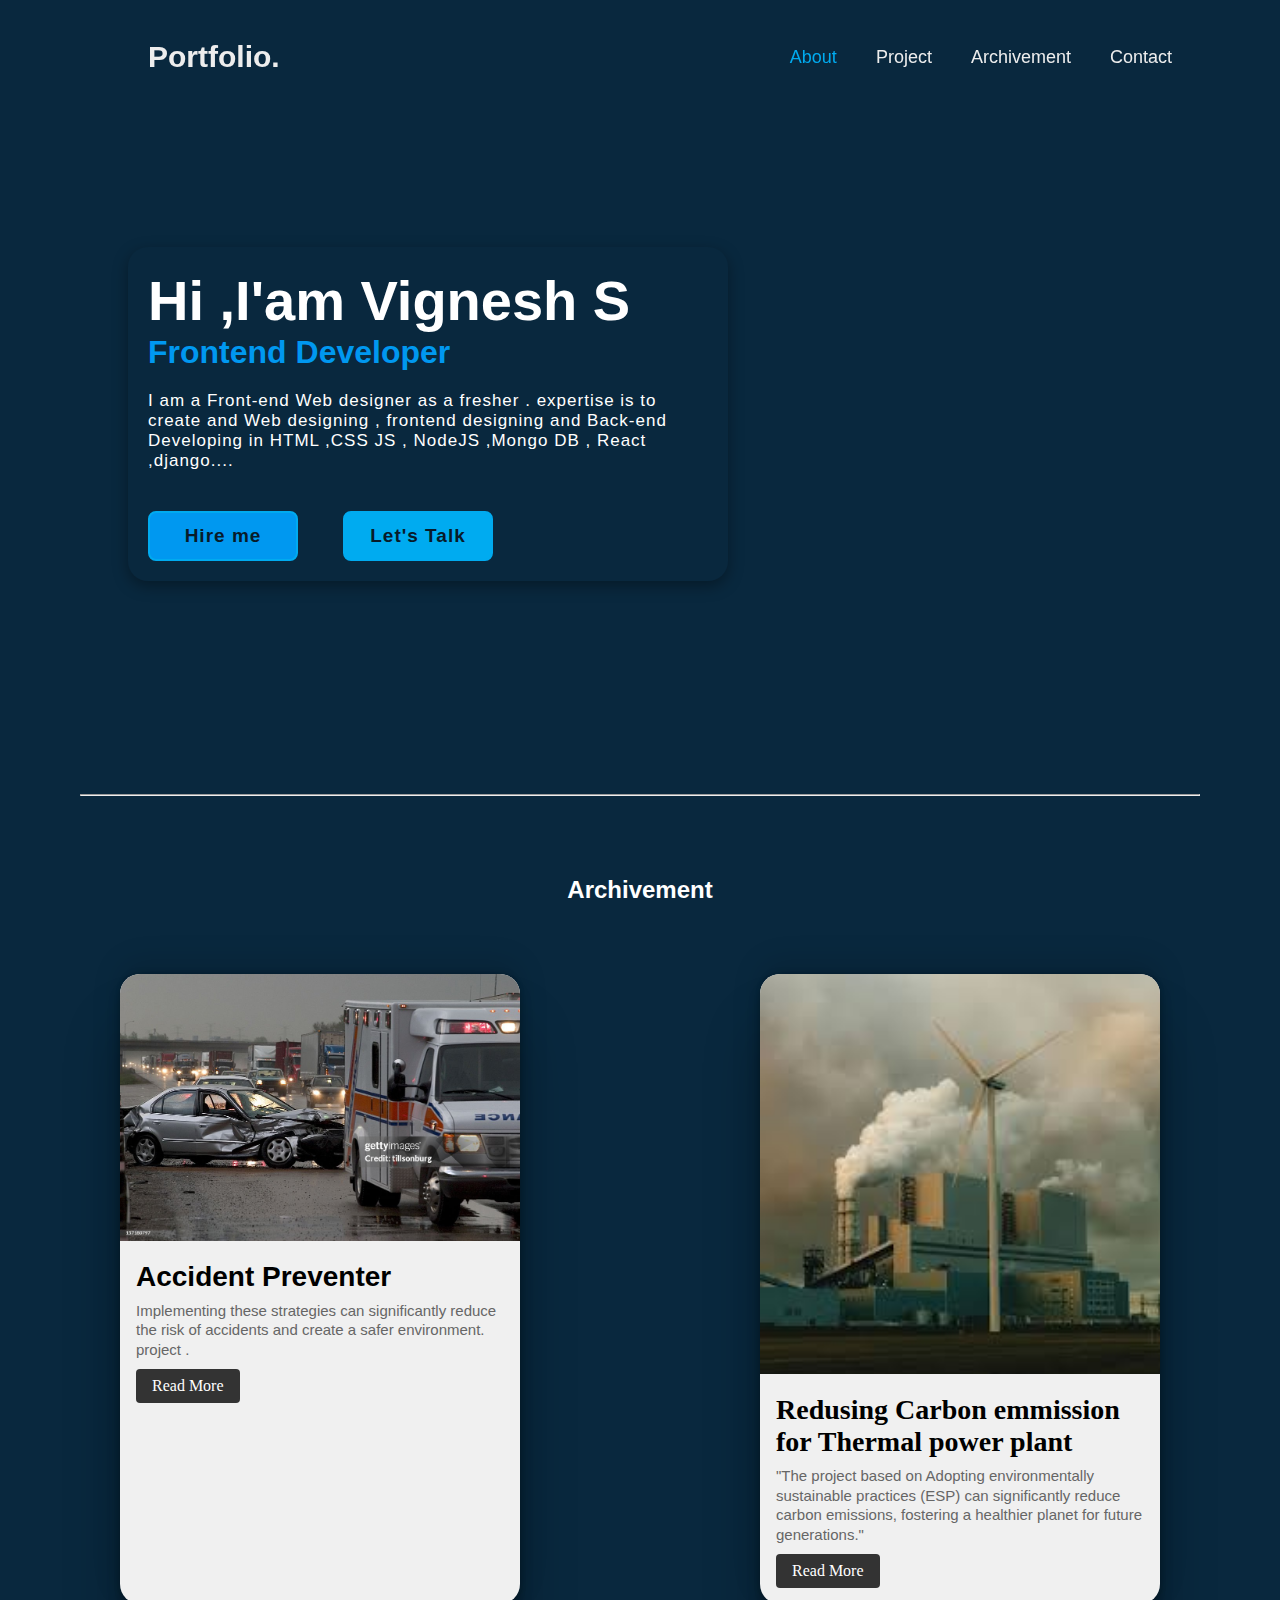
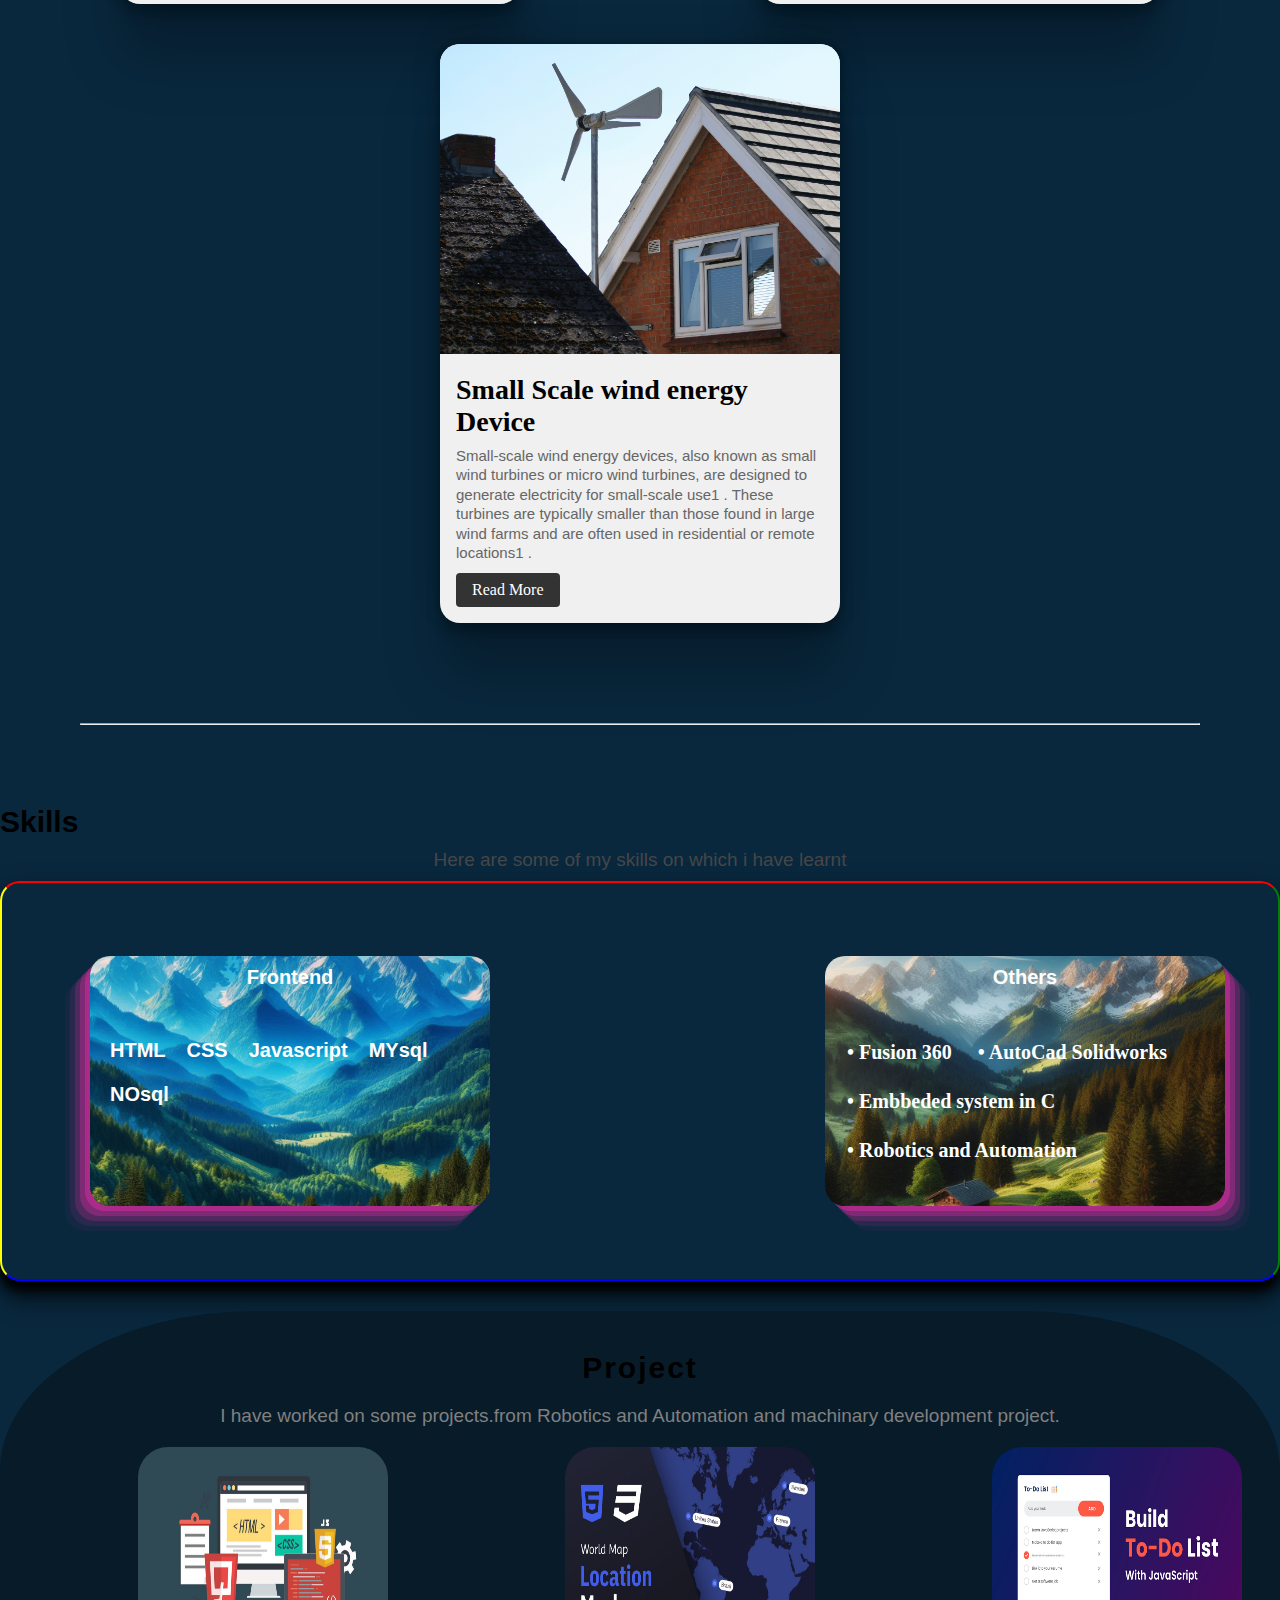
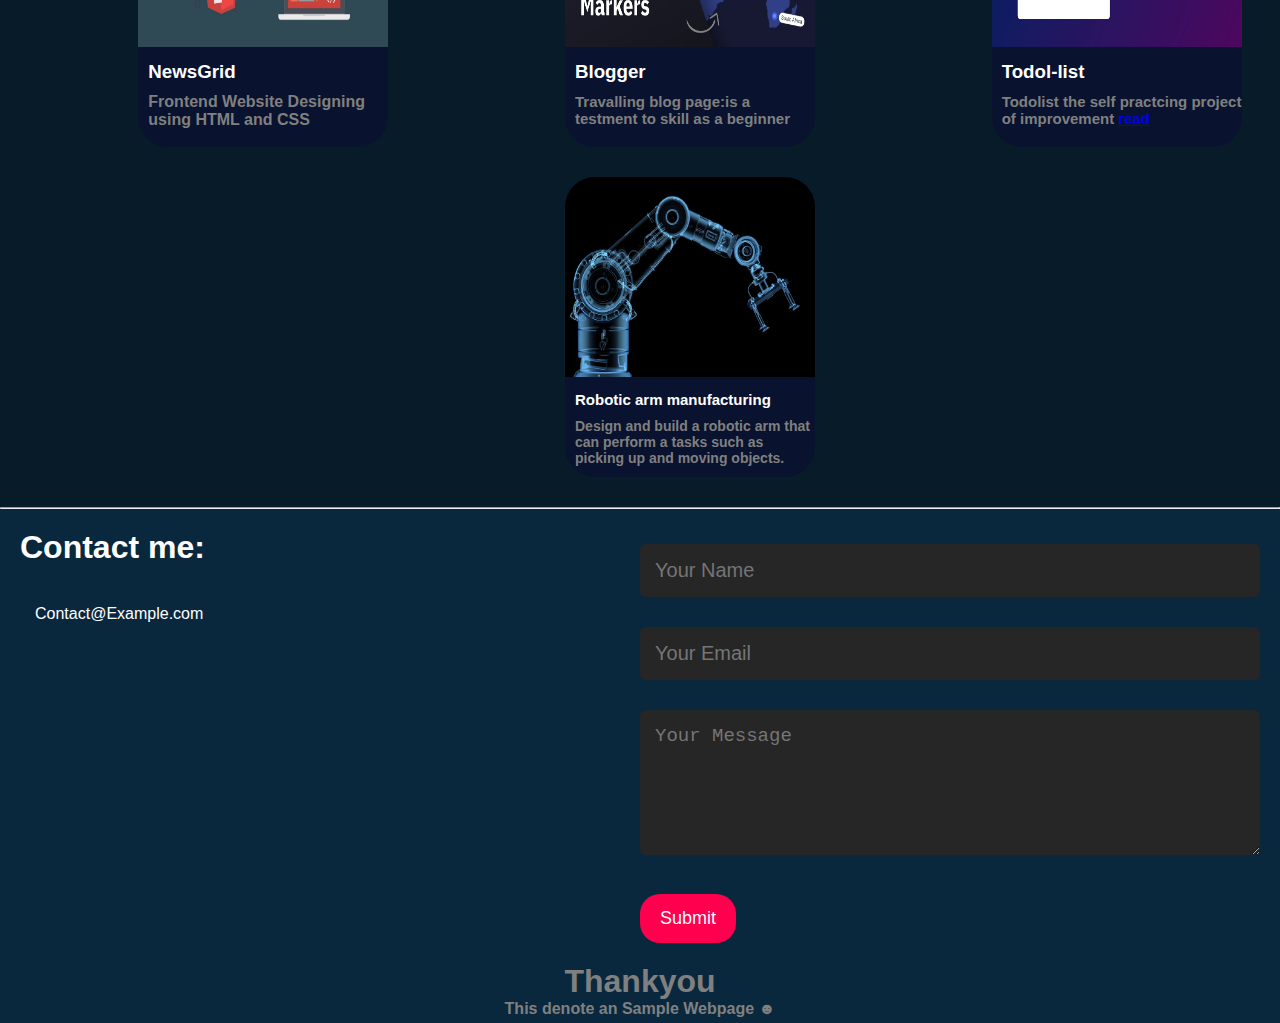
<file: index.html>
<!DOCTYPE html>
<html lang="en">
<head>
    <meta charset="UTF-8">
    <meta name="viewport" content="width=device-width, initial-scale=1.0">
    <title>Document</title>
    <link rel="stylesheet" href="style.css">
</head>
<body>
    <div class="menu">
        <button>menu</button>
        <div class="mininav">
            <a href="#" class="myart" style="color: #0098f0;">About</a>
            <a href="#">Project</a>
            <a href="#">Archivement</a>
            <a href="#">Contact</a>
        </div>
    </div>
    <div class="head">
        <a href="#" class="logo">Portfolio.</a>
        <nav class="navbar">
            <a href="#" class="myart">About</a>
            <a href="#">Project</a>
            <a href="#">Archivement</a>
            <a href="#">Contact</a>
        </nav>
    </div>
    <section class="about">
        <div class="about-content">
            <h1>Hi ,I'am Vignesh S</h1>
            <h3>Frontend Developer</h3>
            <p>I am a Front-end Web designer as a fresher . expertise is to create and Web designing , frontend
                designing and Back-end Developing in HTML ,CSS  JS , NodeJS ,Mongo DB , React ,django.... </p>
            <div class="btn-box">
                <a href="#">Hire me</a>
                <a href="#">Let's Talk</a>
            </div>
        </div>
    </section>
    <hr class="hr1">
    <div class="arc">
        <h2>Archivement</h2>
        <div class="card-content">
            <div class="card" id="card">
                <img src="images/preventer.jpg" alt="" width="400px">
                <div class="card-com">
                    <h3
                        style="font-family: 'Lucida Sans', 'Lucida Sans Regular', 'Lucida Grande', 'Lucida Sans Unicode', Geneva, Verdana, sans-serif;">
                        Accident Preventer</h3>
                    <p>Implementing these strategies can significantly reduce the risk of accidents and create a safer
                        environment. project . </p>
                    <a href="#" class="btn">Read More</a>
                </div>
            </div>
            <div class="card" id="card2">
                <img src="images/carbon.jpeg" alt="" width="400px">
                <div class="card-com">
                    <h3>Redusing Carbon emmission for Thermal power plant</h3>
                    <p>"The project based on Adopting environmentally sustainable practices (ESP) can significantly
                        reduce carbon emissions, fostering a healthier planet for future generations."</p>
                    <a href="#" class="btn">Read More</a>
                </div>
            </div>
            <div class="card" id="card3">
                <img src="images/wind.jpg" alt="" width="400px">
                <div class="card-com">
                    <h3>Small Scale wind energy Device</h3>
                    <p>Small-scale wind energy devices, also known as small wind turbines or micro wind turbines, are
                        designed to generate electricity for small-scale use1
                        . These turbines are typically smaller than those found in large wind farms and are often used
                        in residential or remote locations1
                        .</p>
                    <a href="#" class="btn">Read More</a>
                </div>
            </div>
        </div>
    </div>
        <hr class="hr1">
        <div class="project">
            <h2>Skills</h2>
            <p>Here are some of my skills on which i have learnt </p>
            <div class="front">
                <div class="end">
                    <h3>Frontend</h3>
                    <div class="division">
                        <h4><i class="fa-brands fa-html5"></i> HTML</h4>
                        <h4><i class="fa-brands fa-css3-alt"></i>CSS</h4>
                        <h4><i class="fa-brands fa-js"></i>Javascript</h4>
                        <h4><i class="fa-solid fa-database"></i>MYsql</h4>
                        <h4><i class="fa-solid fa-database"></i>NOsql</h4>
                    </div>
                </div>
                <div class="other">
                    <h3>Others</h3>
                    <div class="division1">
                        <h4>• Fusion 360</h4>
                        <h4>• AutoCad Solidworks</h4>
                        <h4>• Embbeded system in C</h4>
                        <h4>• Robotics and Automation</h4>
                    </div>
                </div>

            </div>
        </div>
        <div class="mainpro">
            <div class="subpro">
                <h2 style="font-family:'Franklin Gothic Medium', 'Arial Narrow', Arial, sans-serif;" class="popr">
                    Project</h2>
                <p>I have worked on some projects.from Robotics and Automation and machinary development project.</p>
            </div>
            <div class="assemble">
                <div class="slant">
                    <div class="pro1">
                        <img src="images/Front-End-Development-Bundle (1).jpg" alt="" width="300px" height="200px">
                        <h3><b>NewsGrid</b></h3>
                        <h4>Frontend Website Designing using HTML and CSS</h4>
                    </div>
                </div>

                <div class="slant">
                    <div class="pro1">
                        <img src="images/maxresdefault.jpg" alt="" width="250px" height="200px">
                        <h3><b>Blogger</b></h3>
                        <h4 style="font-size: 15px;">Travalling blog page:is a testment to skill as a beginner </h4>
                        <style>
                            .pro1 h4 {
                                font-family: 'Lucida Sans', 'Lucida Sans Regular', 'Lucida Grande', 'Lucida Sans Unicode', Geneva, Verdana, sans-serif;
                            }

                            .thankyou {
                                color: gray;
                                font-family: 'Lucida Sans', 'Lucida Sans Regular', 'Lucida Grande', 'Lucida Sans Unicode', Geneva, Verdana, sans-serif;
                                transition: 0.5s;
                            }

                            .thankyou:hover {
                                color: rgb(82, 252, 113);
                                cursor: pointer;
                            }
                        </style>
                    </div>
                </div>
                <div class="slant">
                    <div class="pro1" id="pro1">
                        <img src="images/todolist.jpg" alt="" width="250px" height="200px">
                        <h3>Todol-list</h3>
                        <h4 style="font-size: 15px;">Todolist the self practcing project of improvement <a href="tod.html">read</a></h4>
                        
                    </div>
                </div>
                <div class="slant">
                    <div class="pro1">
                        <img src="images/roboarm.avif" alt="" width="250px" height="200px">
                        <h3 style="font-size: 15px;">Robotic arm manufacturing</h3>
                        <h4 style="font-size: 14px;">Design and build a robotic arm that can perform a tasks such as
                            picking up and moving objects.</h4>
                    </div>
                </div>
            </div>
        </div>
        <hr>
        <div class="contact">
            <div class="container">
                <div class="row">
                    <div class="contact-left">
                        <h1 class="subtaitle"
                            style="font-family: 'Lucida Sans', 'Lucida Sans Regular', 'Lucida Grande', 'Lucida Sans Unicode', Geneva, Verdana, sans-serif;">
                            Contact me:</h1>
                        <p><i class="fa-solid fa-paper-plane" style="font-weight: bold;"></i>Contact@Example.com</p>
                        <p><i class="fa-solid fa-phone" style="font-weight: bold;"></i></p>
                        <div class="social-icons">
                            <a href="https://facebook.com/"><i class="fa-brands fa-facebook"></i></a>
                            <a href="#"><i class="fa-brands fa-twitter-square"></i></a>
                            <a href="#"><i class="fa-brands fa-instagram"></i></a>
                            <a href="#"><i class="fa-brands fa-linked"></i></a>
                        </div>
                    </div>
                    <div class="contact-right">
                        <form>
                            <input type="text" name="Name" placeholder="Your Name" required style="font-size: 20px;">
                            <input type="email" name="email" placeholder="Your Email" required style="font-size: 20px;">
                            <textarea name="message" rows="5" placeholder="Your Message"
                                style="font-size: 20px;"></textarea>
                            <button type="submit" class="submit">Submit</button>
                        </form>
                    </div>
                </div>
            </div>
        </div>
        <div class="thankyou">
            <h1 style="text-align: center;">Thankyou</h1>
            <h4 style="text-align: center;">This denote an Sample Webpage ☻</h4>
        </div>
        <script>
            let pro1 = document.getElementById("pro1")
            pro1.addEventListener("click" ,()=>{

            })
        </script>
</body>
</html>
</file>
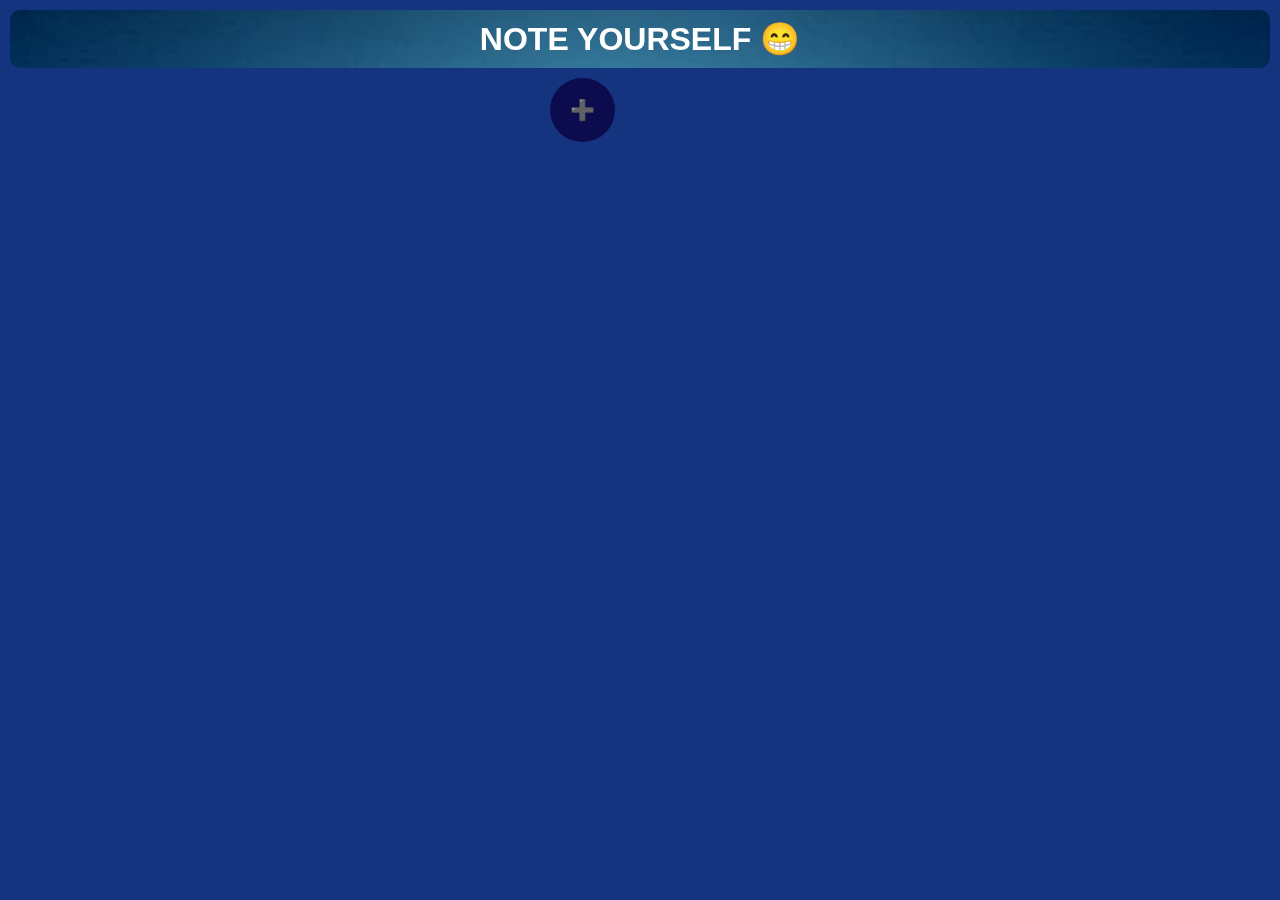
<file: tod.html>
<!DOCTYPE html>
<html lang="en">

<head>
    <meta charset="UTF-8">
    <meta name="viewport" content="width=device-width, initial-scale=1.0">
    <title>Books@vs</title>
    <link rel="stylesheet" href="styles.css">
    <link rel="preconnect" href="https://fonts.googleapis.com">
    <link rel="preconnect" href="https://fonts.gstatic.com" crossorigin>
    <link
        href="https://fonts.googleapis.com/css2?family=Roboto:ital,wght@0,100;0,300;0,400;0,500;0,700;0,900;1,100;1,300;1,400;1,500;1,700;1,900&display=swap"
        rel="stylesheet">
</head>

<body>
    <div class="navbar">
        <h1>NOTE YOURSELF 😁</h1> 
    <div class="container">
    </div>
    <div class="pop-overlay">
    </div>
    </div>
    <center>
        <div class="popup-box">
            <h1>Add book ♥</h1>
            <form>
                <input type="text" placeholder="Book Title" id="book-title-input">
                <input type="text" placeholder="book author" id="book-author-input">
                <textarea placeholder="short description" id="book-description-input"></textarea>
                <div class="myaddition">
                    <button id="add-book">ADD</button>
                    <button id="cancle-popup">CANCLE</button>
                </div>
            </form>

        </div>
    </center>
    <button class="add-button" id="add-popup-button">➕</button>

    <script src="script.js"></script>
</body>

</html>
</file>
<file: style.css>
* {
    margin: 0;
    padding: 0;
    box-sizing: border-box;
}

body {
    background-color: #09283e;
}

.head {
    position:sticky ;
    top: 2px;
    top: 0;
    left: 0;
    width: 100%;
    padding: 20px 10%;
    background-color: transparent;
    display: flex;
    justify-content: space-between;
    align-items: center;
    z-index: 100;
    backdrop-filter: blur(6px);
    margin: 20px;
    border-radius: 20px;
}

.logo {
    font-size: 30px;
    color: #ededed;
    text-decoration: none;
    font-weight: 600;
    font-family: 'Franklin Gothic Medium', 'Arial Narrow', Arial, sans-serif;
}

.navbar a {
    font-size: 18px;
    text-decoration: none;
    color: #ededed;
    margin-left: 35px;
    position: relative;
    font-weight: 500;
    font-family: 'Franklin Gothic Medium', 'Arial Narrow', Arial, sans-serif;
}

.navbar a:hover,
.navbar a.myart {
    color: #00abf0;
    transition: 0.5s;
}

.about {
    height: 600px;
    display: flex;
    align-items: center;
    padding: 0 10%;
    font-family: 'Franklin Gothic Medium', 'Arial Narrow', Arial, sans-serif;
}

.about-content {
    padding: 20px;
    border-radius: 20px;
    box-shadow: rgba(0, 0, 0, 0.35) 0px 5px 15px;
    max-width: 600px;
    color: white;
}

.about-content h1 {
    font-size: 56px;
    line-height: 1.2;
    font-weight: 700;
    font-family: 'Lucida Sans', 'Lucida Sans Regular', 'Lucida Grande', 'Lucida Sans Unicode', Geneva, Verdana, sans-serif;
}

.about-content h3 {
    font-size: 32px;
    color: #0098f0;
}

.about-content p {
    letter-spacing: 1px;
    font-size: 17px;
    margin: 20px 0px 40px;
}

.about-content .btn-box {
    display: flex;
    justify-content: space-between;
    width: 345px;
    height: 50px;
}

.btn-box a {
    position: relative;
    display: inline-flex;
    width: 150px;
    height: 100%;
    border-radius: 8px;
    background: #0098f0;
    border: 2px solid #00abf0;
    font-size: 19px;
    color: #081b29;
    text-decoration: none;
    font-weight: 600;
    justify-content: center;
    align-items: center;
    letter-spacing: 1px;
    z-index: 1;
    overflow: hidden;
}

.btn-box a:hover {
    color: #00abf0;
}

.btn-box a:nth-child(2) {
    background: transparent;
    color: #081b29;
}

.btn-box a:nth-child(2):hover {
    color: #00abf0;
}

.btn-box a:nth-child(2) {
    background-color: #00abf0;
}

.btn-box a::before {
    content: '';
    position: absolute;
    top: 0;
    left: 0;
    width: 0;
    height: 0;
    background: #081b29;
    z-index: -1;
    transition: 0.5s;
}

.btn-box a:hover::before {
    height: 100%;
    width: 100%;

}

.btn-box a:hover {
    scale: 1.1;
    transition: 0.5s;
}

.about-sci {
    position: absolute;
    bottom: 40px;
    width: 170px;
    justify-content: space-between;
    display: flex;
}

.about-sci a {
    position: relative;
    width: 40px;
    display: inline-flex;
    height: 40px;
    border: 2px solid #00abf0;
    border-radius: 50%;
    font-size: 20px;
    color: #0098f0;
    text-decoration: none;
    align-items: center;
    justify-content: center;
    background: transparent;
    overflow: hidden;
}

.about-sci a::before {
    content: '';
    position: absolute;
    top: 0;
    left: 0;
    width: 0;
    height: 0;
    background: #0098f0;
    border-radius: 50%;
    z-index: -1;
    transition: .5s;
}

.about-sci a:hover::before {
    width: 100%;
    height: 100%;
}

.about-sci a:hover {
    color: white;
    transition: 0.5s;
    z-index: 2;
    scale: 1.2;
}

.card-content {
    display: flex;
    justify-content: space-around;
    flex-wrap: wrap;
    margin-top: 50px;
}

.card {
    margin: 20px;
    width: 400px;
    background-color: #f0f0f0;
    overflow: hidden;
    border-radius: 20px;
    box-shadow: rgba(0, 0, 0, 0.25) 0px 54px 55px, rgba(0, 0, 0, 0.12) 0px -12px 30px, rgba(0, 0, 0, 0.12) 0px 4px 6px, rgba(0, 0, 0, 0.17) 0px 12px 13px, rgba(0, 0, 0, 0.09) 0px -3px 5px;
}

.card img {
    width: 100%;
    height: auto;
}

.card-com {
    padding: 16px;
}
.procard{
    padding: 16px;
}
.procard h3{
    font-size: 28px;
    margin-bottom: 8px;
}
.card-com h3 {
    font-size: 28px;
    margin-bottom: 8px;
}
.procard .btn{
    display: inline-block;
    padding: 8px 16px;
    background-color: #333;
    text-decoration: none;
    border-radius: 4px;
    color: #fff;
}
.procard p{
    color: #666;
    font-size: 15px;
    line-height: 1.3;
    font-family: 'Franklin Gothic Medium', 'Arial Narrow', Arial, sans-serif;
}
.card-com p {
    color: #666;
    font-size: 15px;
    line-height: 1.3;
    font-family: 'Franklin Gothic Medium', 'Arial Narrow', Arial, sans-serif;
}

.card-com .btn {
    display: inline-block;
    padding: 8px 16px;
    background-color: #333;
    text-decoration: none;
    border-radius: 4px;
    color: #fff;
}

.hr1 {
    margin: 80px;
}

.card a {
    margin-top: 10px;
}

.arc h2 {
    text-align: center;
    color: white;
    font-family: 'Lucida Sans', 'Lucida Sans Regular', 'Lucida Grande', 'Lucida Sans Unicode', Geneva, Verdana, sans-serif;
}

.project h2 {
    font-size: 30px;
    margin-bottom: 10px;
    font-family: 'Franklin Gothic Medium', 'Arial Narrow', Arial, sans-serif;
}

.project p {
    text-align: center;
    font-size: 19px;
    font-family: 'Franklin Gothic Medium', 'Arial Narrow', Arial, sans-serif;
    color: rgb(70, 70, 70);
    margin-bottom: 10px;
}
.front {
    width: 100%;
    height: 400px;
    display: flex;
    justify-content: center;
    align-items: center;
    padding: 10px;
    border-radius: 20px;
    margin-bottom: 30px;
    border-width: 2px;
    border-style: solid;
    border-color: red green blue yellow ;
    box-shadow: rgba(0, 0, 0, 0.815) 0px 14px 28px, rgba(0, 0, 0, 0.859) 0px 10px 10px;
}
.front .end {
    background: transparent;
    background-image: url(images/Designer\ \(15\).png);
    background-position: center;
    background-size: cover;
    background-repeat: no-repeat;
    width: 400px;
    height: 250px;
    margin: 30px;
    border-radius: 20px;
    text-align: center;
    transition: transform 0.5s;
    color: white;
    margin-right: 50px;
    box-shadow: rgba(240, 46, 170, 0.4) -5px 5px, rgba(240, 46, 170, 0.3) -10px 10px, rgba(240, 46, 170, 0.2) -15px 15px, rgba(240, 46, 170, 0.1) -20px 20px, rgba(240, 46, 170, 0.05) -25px 25px;
}

.front .other {
    background: transparent;
    background-image: url(images/Designer\ \(16\).png);
    background-position: center;
    background-size: cover;
    background-repeat: no-repeat;
    width: 400px;
    height: 250px;
    border-radius: 20px;
    text-align: center;
    color: white;
    margin-left: 50px;
}
.end{
   
    transition: transform 0.5s;
    transform: translateX(-115px);
}
.other{
    box-shadow: rgba(240, 46, 170, 0.4) 5px 5px, rgba(240, 46, 170, 0.3) 10px 10px, rgba(240, 46, 170, 0.2) 15px 15px, rgba(240, 46, 170, 0.1) 20px 20px, rgba(240, 46, 170, 0.05) 25px 25px;
    transition: transform 0.5s;
    transform: translateX(120px);
}
.other:hover{
    transform: scale(1.1);
    transition: 0.5s;
    box-shadow: none;
}
.end:hover{
    transform: scale(1.1);
    transition: 0.5s;
    box-shadow: none;
}
.front h3 {
    margin-top: 10px;
}

.other h3 {
    margin-top: 10px;
}

.front .division {
    display: flex;
    margin-top: 50px;
    gap: 21px;
    margin-left: 20px;
    font-size: 20px;
    flex-wrap: wrap;
}
.end h3{
    font-size: 20px;
    font-family: 'Lucida Sans', 'Lucida Sans Regular', 'Lucida Grande', 'Lucida Sans Unicode', Geneva, Verdana, sans-serif;
}
.other h3{
    font-size:20px;
    font-family: 'Lucida Sans', 'Lucida Sans Regular', 'Lucida Grande', 'Lucida Sans Unicode', Geneva, Verdana, sans-serif;
}
.division1 h4{
    padding: 2px;
}
.division h4{
    font-family: 'Lucida Sans', 'Lucida Sans Regular', 'Lucida Grande', 'Lucida Sans Unicode', Geneva, Verdana, sans-serif;
}
.other .division1{
    display: flex;
    margin-top: 50px;
    gap: 22px;
    margin-left: 20px;
    font-size: 20px;
    flex-wrap: wrap;
}
.mainpro{
    width: 100%;
    height: 100%;
    background-color: #081b29;
    border-top-left-radius: 20%;
    border-top-right-radius: 20%;
    overflow: hidden;
}
.subpro{
    text-align: center;
}
.subpro p{
    color: gray;
    font-size: 19px;
    margin-top: 20px;
    margin-bottom: 20px;
    font-family: 'Lucida Sans', 'Lucida Sans Regular', 'Lucida Grande', 'Lucida Sans Unicode', Geneva, Verdana, sans-serif;
}
.popr{
    margin-top: 40px;
    font-size: 30px;
    letter-spacing: 2px;
}
.slant {
    width: 250px;
    height: 300px;
    background-color: rgba(12, 6, 54, 0.386);
    overflow: hidden;
    border-radius: 30px;
    transition: transform 0.5s;
}
.assemble{
    position: relative;
    display: flex;
    justify-content:space-around;
    flex-wrap: wrap;
}
.assemble .slant{
    margin-left: 100px;
    margin-bottom: 30px;
}
.slant img{
    width: 100%;
    height: 200px;
}
.slant:hover{
    transition: 0.5s;
    transform: translateY(-9px);
    box-shadow: rgb(0, 123, 255) 0px 20px 30px -10px;
}
.pro1 h3{
    color: white;
    margin-top: 10px;
    margin-left: 10px;
   font-family: 'Lucida Sans', 'Lucida Sans Regular', 'Lucida Grande', 'Lucida Sans Unicode', Geneva, Verdana, sans-serif;
}
.pro1 h4{
    color: gray;
   margin-left: 10px;
    margin-top: 10px;
    font-family: 'Lucida Sans', 'Lucida Sans Regular', 'Lucida Grande', 'Lucida Sans Unicode', Geneva, Verdana, sans-serif;
}
.contact .row{
    display: flex;
    justify-content: space-around;
    color: white;
}
.contact-left{
    flex-basis: 60%;
}
.contact-right{
    flex-basis: 60%;
}
.contact-left p{
    margin-top: 30px;
}
.contact-left p i{
    color: #ff004f;
    margin-right: 15px;
    font-size: 25px;
}
.social-icons{
    margin-top: 30px;
}
.social-icons a{
    text-decoration: none;
    font-size: 30px;
    margin-right: 15px;
    color: #ababab;
    display: inline-block;
    transition: transform 0.5s;
}
.social-icons a:hover{
    color: #ff004f;
    transition: 0.5s;
    transform: translateY(-5px);
}
.contact-right form{
    width: 100%;
}
form input,form textarea{
    width: 100%;
    border: 0;
    outline: none;
    background: #262626;
    padding: 15px;
    margin: 15px 0px;
    color: #fff;
    font-size: 8px;
    border-radius: 6px;
}
.submit{
    padding: 14px 20px;
    font-size: 18px;
    margin-top: 20px;
    cursor: pointer;
    background-color: #ff004f;
    color: white;
    border: none;
    outline: none;
    border-radius: 20px;
    transition: transform 0.5s;
}
.submit:hover{
    transition: 0.1s;
    transform: scale(0.88);
}
.contact{
    margin: 20px;
}
::placeholder{
    font-size: 19px;
}
.contact-left{
    font-family: 'Lucida Sans', 'Lucida Sans Regular', 'Lucida Grande', 'Lucida Sans Unicode', Geneva, Verdana, sans-serif;
}
.navbar a::after{
    content: "";
    position: absolute;
    left: 0;
    bottom: 0;
    width: 0;
    height: 2px;
    transition: 0.5s linear;
    background-color: #ff004f;
}
.navbar a:hover::after{
    width: 100%;
}
.menu{
    display: none;
    flex-wrap: wrap;
    display: flex;
    display: none;
    position:sticky ;
    top: 2px;
    z-index: 2;
}
.menu .mininav{
    background-color: #09283e;
}
.menu button{
    margin: 10px;
    background-color: #09283e;
    box-shadow: rgb(0, 0, 0) 0px 20px 30px -10px;
    padding: 20px;
    border-radius: 20px;
    color: white;
    font-size: 19px;
    transition: transform 0.5s;
    border: none;
}
.menu button:hover{
    border: 2px solid rgba(255, 255, 255, 0.216);
    color: #0098f0;
    transform: translateY(-6px);
    box-shadow: rgb(0, 123, 255) 0px 20px 30px -10px;
}
.mininav{
    display: flex;
    flex-direction: column;
    background-color: #09283e;
}
.menu .mininav{
    margin-left: 50px;
    width: 450px;
    height: 160px;
    text-align: center;
    display: none;
    font-size: 25px;
    border-radius: 10px;
    box-shadow: rgb(0, 0, 0) 0px 20px 30px -10px;
    border: 2px solid rgba(58, 7, 7, 0.101);
}
.menu .mininav a{
    display: flex;
    flex-direction: column;
}
.mininav a::after{
    content: "";
    position: absolute;
    left: 0;
    bottom: 0;
    width: 0;
    height: 2px;
    transition: 0.5s linear;
    background-color: #ff004f;
}
.mininav a:hover::after{
    width: 100%;
}
input::placeholder{
    font-size: 20px;
}
.mininav a{
    font-size: 22px;
    text-decoration: none;
    color: #ededed;
    margin-top: 10px;
    position: relative;
    font-weight: 500;
    font-family: 'Franklin Gothic Medium', 'Arial Narrow', Arial, sans-serif;
}
@media screen and (max-width:601px) {
    .head{
        display: none;
    }
    .menu{
        display: block;
    }
    .menu button:focus +  .mininav{
        display: block;
    }
    .division1 h4{
        font-size: 14px;
    }
    .mainpro {
        border-top-left-radius: 10%;
        border-top-right-radius:10%;
    }
    .assemble{
        left: -50px;
    }

}
</file>
<file: styles.css>
*{
    margin: 0;
    padding: 0;
    box-sizing: border-box;
}
body{
    background-color: rgb(20, 52, 128);
}
.navbar{
    background-image: url(images/Designer\ \(17\).png);
    backdrop-filter: blur(50px);
    background-position: center;
    background-repeat: no-repeat;
    background-size: cover;
    color: white;
    font-family: 'Lucida Sans', 'Lucida Sans Regular', 'Lucida Grande', 'Lucida Sans Unicode', Geneva, Verdana, sans-serif;
    text-align: center;
    margin: 10px;
    border-radius: 10px;
    padding: 10px;
}
.container{
    display: flex;
    flex-wrap: wrap;
    width: 100%;
}
.book-container{
    margin: 10px;
    background-color: green;
    padding: 20px;
    margin-top: 30px;
    margin-left: 50px;
    width: 500px;
    border-top-left-radius: 20px;
    border-bottom-right-radius: 20px;
    background-image: url(images/Designer\ \(17\).png);
}
.book-container button{
    margin: 10px;
    padding: 10px;
    border-radius: 10px;
    border: none;
    font-size: 18px;
}
.book-container h2{
    font-family: 'Franklin Gothic Medium', 'Arial Narrow', Arial, sans-serif;
    margin-bottom: 10px;
    font-size: 35px;
    color: white;
}
.book-container p{
    font-family: 'Lucida Sans', 'Lucida Sans Regular', 'Lucida Grande', 'Lucida Sans Unicode', Geneva, Verdana, sans-serif;
    font-weight: bolder;
    color: rgba(128, 128, 128, 0.519);
}
.book-container h5{
    font-size: 20px;
    font-family: 'Lucida Sans', 'Lucida Sans Regular', 'Lucida Grande', 'Lucida Sans Unicode', Geneva, Verdana, sans-serif;
    margin-bottom: 7px;
    color: white;
}
.add-button{
    padding: 20px;
    border: none;
    background-color: pink;
    font-size: 20px;
    border-radius: 100%;
    margin-left: 43%;
    background-color: rgb(11, 11, 77);
    background-position: center;
    background-repeat: no-repeat;
    background-size: cover;
    margin-right: 10px;
    color: red;
    transition: transform 0.5s;

}
.add-button:hover{
    transform: translateY(-8px);
    box-shadow: rgba(3, 135, 243, 0.862) 0px 54px 55px, rgba(7, 193, 255, 0.763) 0px -12px 30px, rgba(6, 138, 233, 0.889) 0px 4px 6px, rgba(0, 0, 0, 0.911) 0px 12px 13px, rgba(0, 0, 0, 0.09) 0px -3px 5px;
}
.popup-box{
    background-image: url(images/Designer\ \(15\).png);
    height:400px;
    position: relative;
    top: -150px;
    border-radius: 20px;
    width: 500px;
    padding: 11px;
    display: none;
}
.popup-box form{
    display: flex;
    flex-direction: column;
}
.popup-box form input{
    margin: 10px;
    padding: 10px;
    border-radius: 20px;
    border: none;
}
.popup-box textarea{
    margin: 10px;
    height: 100px;
}
#add-book{
    width: 100px;
    padding: 10px;
    border-radius: 10px;
    border: none;
}
#cancle-popup{
    margin: 10px;
    width: 100px;
    border: none;
    border-radius: 10px;
    padding: 10px;
}
.popup-box h1{
    font-family: 'Franklin Gothic Medium', 'Arial Narrow', Arial, sans-serif;
    color: white;
    margin: 10px;
}
#book-title-input{
    background-color: transparent;
    border: 2px solid rgba(0, 0, 0, 0.46);
    box-shadow: rgba(0, 0, 0, 0.25) 0px 54px 55px, rgba(0, 0, 0, 0.12) 0px -12px 30px, rgba(0, 0, 0, 0.12) 0px 4px 6px, rgba(0, 0, 0, 0.17) 0px 12px 13px, rgba(0, 0, 0, 0.09) 0px -3px 5px;
}
input::placeholder{
    color: white;
    font-size: 18px;
    font-weight: bolder;
}
#book-author-input{
    background-color: transparent;
    border: 2px solid rgba(0, 0, 0, 0.46);
    box-shadow: rgba(0, 0, 0, 0.25) 0px 54px 55px, rgba(0, 0, 0, 0.12) 0px -12px 30px, rgba(0, 0, 0, 0.12) 0px 4px 6px, rgba(0, 0, 0, 0.17) 0px 12px 13px, rgba(0, 0, 0, 0.09) 0px -3px 5px;
}
#book-description-input{
    background-color: transparent;
    border: 2px solid rgba(0, 0, 0, 0.46);
    box-shadow: rgba(0, 0, 0, 0.25) 0px 54px 55px, rgba(0, 0, 0, 0.12) 0px -12px 30px, rgba(0, 0, 0, 0.12) 0px 4px 6px, rgba(0, 0, 0, 0.17) 0px 12px 13px, rgba(0, 0, 0, 0.09) 0px -3px 5px;
}
textarea::placeholder{
    color: white;
    font-size: 20px;
    font-weight: bolder;
}
#add-book {
    color:white;
    margin-left: 10px;
    background-image: url(images/Designer\ \(18\).png);
    background-position: center;
    background-repeat: no-repeat;
    background-size: cover;
    font-weight: 1000;
}
#cancle-popup{
    color:white;
    background-image: url(images/Designer\ \(18\).png);
    background-position: center;
    background-repeat: no-repeat;
    background-size: cover;
    font-weight: 1000;
}
input{
    color: white;
    font-size: 18px;
    font-weight: 900;
    outline: none;
}
textarea{
    color: white;
    font-size: 18px;
    font-weight: 900;
}
.myaddition button{
    margin-right: 200px;
}
.delbtn{
    background-position: center;
}
</file>
